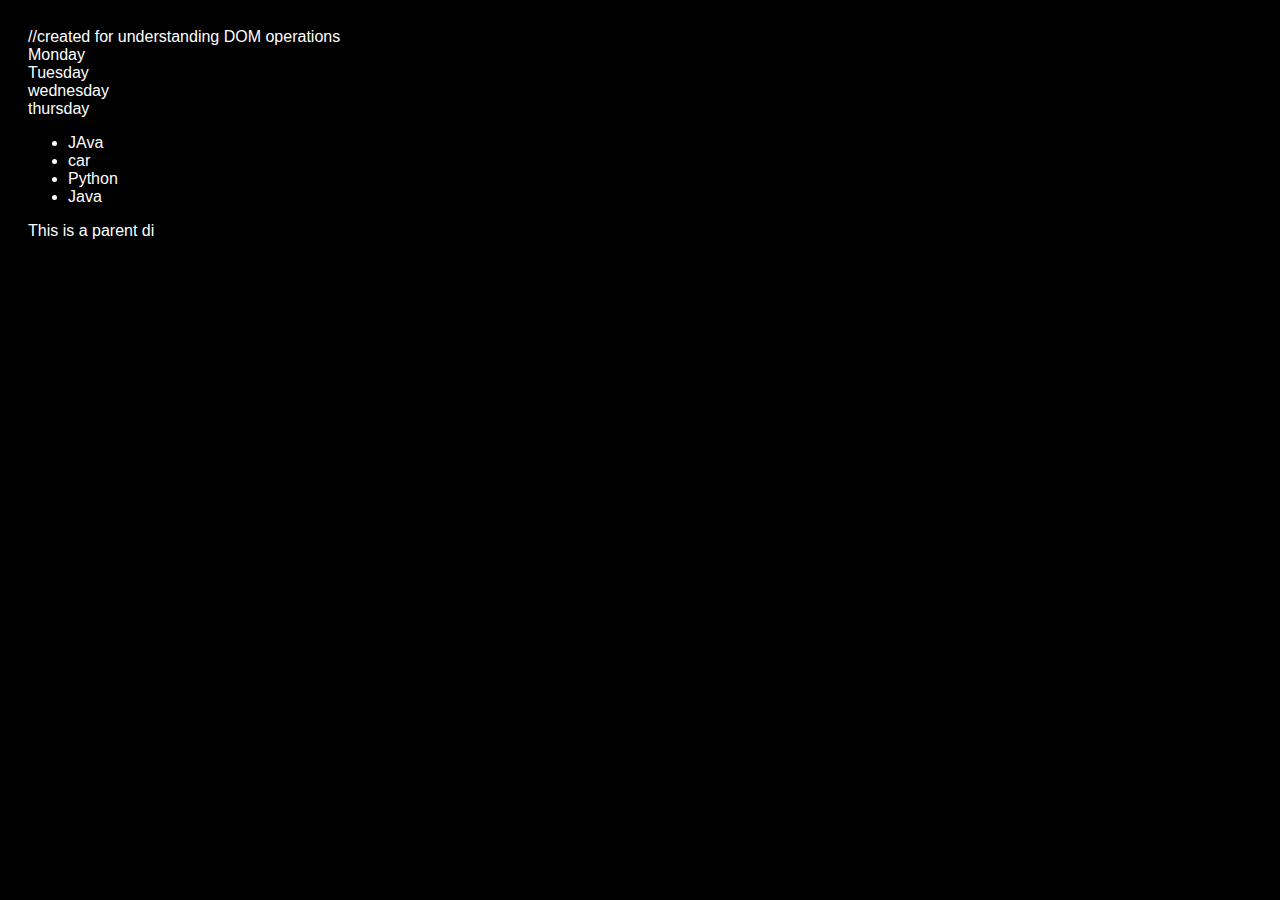
<file: first/h1.html>
//created for understanding DOM operations 

<!DOCTYPE html>
<html lang="en">
<head>
    <meta charset="UTF-8">
    <meta name="viewport" content="width=device-width, initial-scale=1.0">
    <title>Document</title>
    <style>
        body {
            background-color: #f0f0f0;
            font-family: Arial, sans-serif;
        }
        .bg-black {
            background-color: black;
            color: white;
            padding: 20px;
        }
        
    </style>
</head>
<body class ="bg-black">
     <div class="parent">
        
        <div class="day">Monday</div>
        <div class="day">Tuesday</div>
        <div class="day">wednesday</div>
        <div class="day">thursday</div>

    </div>
    <ul class="language">
        <li>adbcs</li>
    </ul>
</body>
<script>
     function addlanguage(lang)
     {
        const li= document.createElement('li');
        li.innerHTML=`${lang}`
        document.querySelector('.language').appendChild(li);
     }
     addlanguage('JavaScript');
    addoption("Python");
    addoption("Java");

     function addoption(lang)
     {
        const li=document.createElement('li');
        li.appendChild(document.createTextNode(lang));
        document.querySelector('.language').appendChild(li);
     }
     

    const c= document.querySelector("li:nth-child(2)")
    //c.innerHTML="C++";
    const n=document.createElement('li');
    n.textContent="car";
    c.replaceWith(n);

    const first=document.querySelector('.language li:first-child');
    first.outerHTML='<li>JAva</li>';
    
    const div=document.createElement('div');
    console.log(div);
    div.className='parent';
    const t = document.createTextNode('This is a parent di');
    div.appendChild(t);
    document.body.appendChild(div);
    
    const days = document.querySelectorAll('.day');
    days.forEach(day => {
        day.addEventListener('click', () => {
            alert(`You clicked on ${day.textContent}`);
            day.style.backgroundColor='blue';
            day.style.color='white';
        });
    });
</script>
</html>
</file>
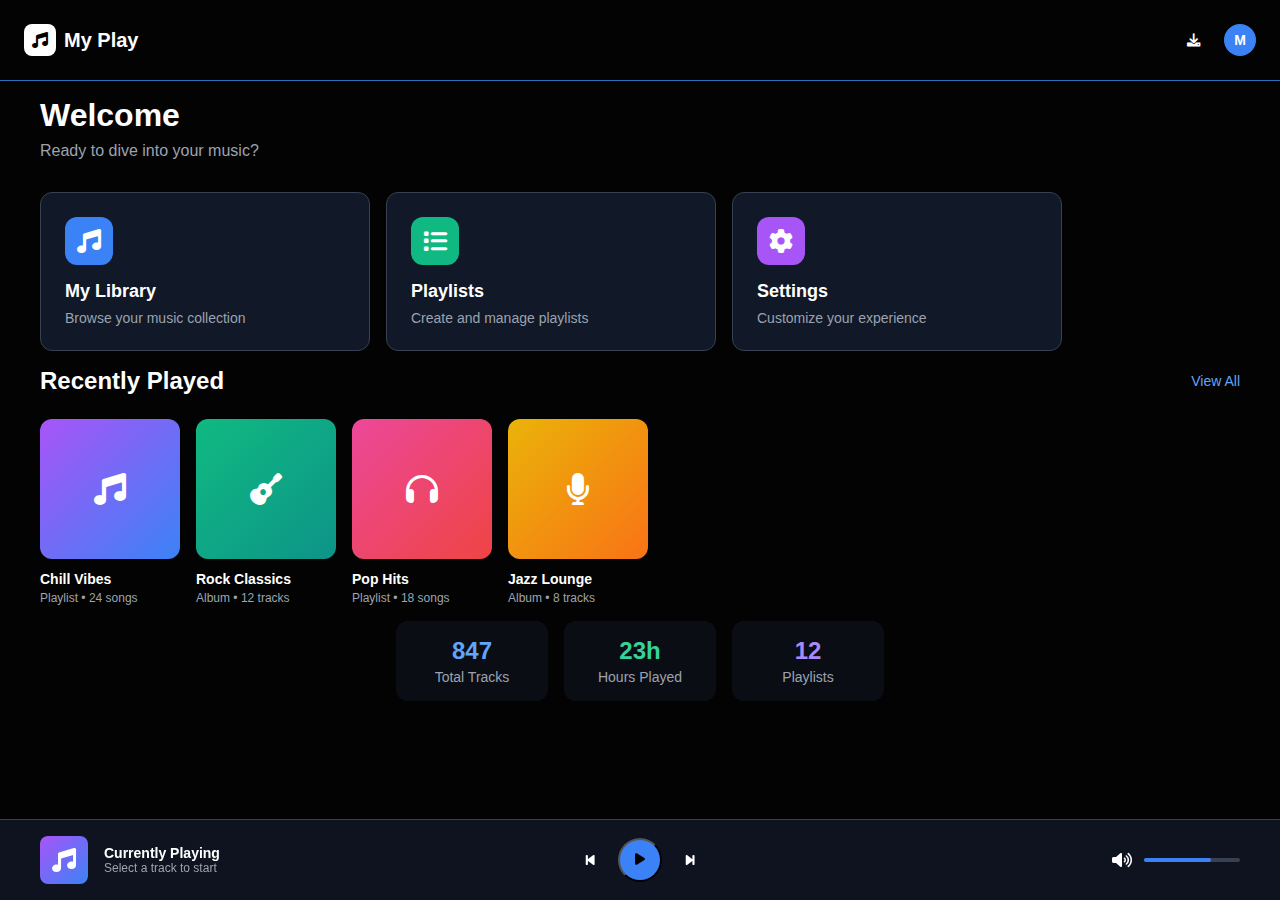
<file: FP/play.html>
<!DOCTYPE html>
<html lang="en">
<head>
    <meta charset="UTF-8">
    <meta name="viewport" content="width=device-width, initial-scale=1.0">
    <link rel="stylesheet" href="play.css">
     <link href="https://cdnjs.cloudflare.com/ajax/libs/font-awesome/6.0.0/css/all.min.css" rel="stylesheet">
    <title>Document</title>
</head>
<style>

    
</style>
<body>
    <header class ="header">
        <div class="logo">
            <div class="logo-icon">
                <i class="fas fa-music"></i>
            </div>
            <h1 class ="logo-text">My Play</h1>
        </div>
        <div class ="header-actions">
            <button class="header-btn">
                <i class ="fas fa-download"></i>
            </button>
            <div class ="user-avatar">M</div>
        </div>
    </header>

   <main class ="main-content">
        <section class ="welcome-section">
            <h2 class ="welcome-title">Welcome </h2>
            <p class ="welcome-subtitle">Ready to dive into your music?</p>
        </section>
 
        <section class ="scrollable-section">
            <div class="action-card blue" data-action="library">
                <div class="action-icon blue">
                    <i class="fas fa-music"></i>
                </div>
                <h3 class="action-title">My Library</h3>
                <p class="action-subtitle">Browse your music collection</p>
            </div>

            <div class="action-card green" data-action="playlists">
                <div class="action-icon green">
                    <i class="fas fa-list"></i>
                </div>
                <h3 class="action-title">Playlists</h3>
                <p class="action-subtitle">Create and manage playlists</p>
            </div>
            
            <div class="action-card purple" data-action="settings">
                <div class="action-icon purple">
                    <i class="fas fa-cog"></i>
                </div>
                <h3 class="action-title">Settings</h3>
                <p class="action-subtitle">Customize your experience</p>
            </div>
        </section>
        
        <section >
             <div class="section-header">
                <h2 class="section-title">Recently Played</h2>
                <a href="#" class="view-all-btn">View All</a>
            </div>

            <div class="scrollable-section">
                <div class="music-card" data-track="chill-vibes">
                    <div class="music-card-image gradient-1">
                        <i class="fas fa-music"></i>
                    </div>
                    <h3 class="music-card-title">Chill Vibes</h3>
                    <p class="music-card-info">Playlist • 24 songs</p>
                </div>
                <div class="music-card" data-track="rock-classics">
                    <div class="music-card-image gradient-2">
                        <i class="fas fa-guitar"></i>
                    </div>
                    <h3 class="music-card-title">Rock Classics</h3>
                    <p class="music-card-info">Album • 12 tracks</p>
                </div>

                <div class="music-card" data-track="pop-hits">
                    <div class="music-card-image gradient-3">
                        <i class="fas fa-headphones"></i>
                    </div>
                    <h3 class="music-card-title">Pop Hits</h3>
                    <p class="music-card-info">Playlist • 18 songs</p>
                </div>

                <div class="music-card" data-track="jazz-lounge">
                    <div class="music-card-image gradient-4">
                        <i class="fas fa-microphone"></i>
                    </div>
                    <h3 class="music-card-title">Jazz Lounge</h3>
                    <p class="music-card-info">Album • 8 tracks</p>
                </div>
            </div>
        </section>

         <section class="scrollable-section1">
            <div class="stat-card">
                <div class="stat-value blue">847</div>
                <div class="stat-label">Total Tracks</div>
            </div>
            <div class="stat-card">
                <div class="stat-value green">23h</div>
                <div class="stat-label">Hours Played</div>
            </div>
            <div class="stat-card">
                <div class="stat-value purple">12</div>
                <div class="stat-label">Playlists</div>
            </div>
        </section>
   </main>
     <div class="bottom-player">
        <div class="player-content">
            <div class="current-track">
                <div class="track-image">
                    <i class="fas fa-music"></i>
                </div>
                <div class="track-info">
                    <div class="track-info-title">Currently Playing</div>
                    <div class="track-info-subtitle" id="current-track-name">Select a track to start</div>
                </div>
            </div>

            <div class="player-controls">
                <button class="control-btn" id="prev-btn">
                    <i class="fas fa-step-backward"></i>
                </button>
                <button class="play-btn" id="play-btn">
                    <i class="fas fa-play" id="play-icon"></i>
                </button>
                <button class="control-btn" id="next-btn">
                    <i class="fas fa-step-forward"></i>
                </button>
            </div>

            <div class="volume-control">
                <i class="fas fa-volume-up"></i>
                <div class="volume-bar" id="volume-bar">
                    <div class="volume-progress" id="volume-progress"></div>
                </div>
            </div>
        </div>

    </div>
 <script src="play.js"></script>
</body>
</html>
</file>
<file: FP/play.css>
* {
            margin: 0;
            padding: 0;
            box-sizing:  content-box;
            font-family: 'Gill Sans', 'Gill Sans MT', Calibri, 'Trebuchet MS', sans-serif;
        }

        body {
            font-family: -apple-system, BlinkMacSystemFont, 'Segoe UI', Roboto, sans-serif;
            background-color: #040303;
            color: #fff;
            min-height: 100vh;
            overflow-x: hidden;
        }

       
        .header {
            display: flex;
            align-items: center;
            justify-content: space-between;
            padding: 1.5rem;
            border-bottom: 1px solid #2770b5;
        }

        .logo {
            display: flex;
            align-items: center;
            gap: 0.5rem;
        }

        .logo-icon {
            width: 2rem;
            height: 2rem;
            background: #fff;
            border-radius: 0.5rem;
            display: flex;
            align-items: center;
            justify-content: center;
            color: #000;
        }

        .logo-text {
            font-size: 1.25rem;
            font-weight: bold;
        }

        .header-actions {
            display: flex;
            align-items: center;
            gap: 1rem;
        }

        .header-btn {
            padding: 0.5rem;
            background: none;
            border: none;
            color: #fff;
            border-radius: 50%;
            cursor: pointer;
            transition: background-color 0.3s;
        }

        .header-btn:hover {
            background-color: #374151;
        }

        .user-avatar {
            width: 2rem;
            height: 2rem;
            background: #3b82f6;
            border-radius: 50%;
            display: flex;
            align-items: center;
            justify-content: center;
            font-weight: bold;
            font-size: 0.875rem;
        }

        /* Main Content */
        .main-content {
            padding: 1rem;
            padding-bottom: 6rem;
            max-width: 1200px;
            margin: 0 auto;
            
        }

        .welcome-section {
            margin-bottom: 2rem;
        }

        .welcome-title {
            font-size: 2rem;
            font-weight: bold;
            margin-bottom: 0.5rem;
        }

        .welcome-subtitle {
            color: #9ca3af;
        }

        /* Scrollable Sections */
        .scrollable-section {
            display: flex;
            gap: 1rem;
            overflow-x: auto;
            padding-bottom: 1rem;
            /* margin-bottom: 2rem; */
        }

        .scrollable-section::-webkit-scrollbar {
            display: none;
        }

        .scrollable-section {
            -ms-overflow-style: none;
            scrollbar-width: none;
        }

        /* Action Cards */
        .action-card {
            background: #111827;
            border: 1px solid #374151;
            border-radius: 0.75rem;
            padding: 1.5rem;
            min-width: 280px;
            flex-shrink: 0;
            cursor: pointer;
            transition: all 0.3s ease;
        }

        .action-card:hover {
            background: #374151;
            transform: scale(1.05);
            box-shadow: 0 20px 25px -5px rgba(0, 0, 0, 0.1), 0 10px 10px -5px rgba(0, 0, 0, 0.04);
        }

        .action-card.blue:hover {
            box-shadow: 0 20px 25px -5px rgba(59, 130, 246, 0.2);
        }

        .action-card.green:hover {
            box-shadow: 0 20px 25px -5px rgba(34, 197, 94, 0.2);
        }

        .action-card.purple:hover {
            box-shadow: 0 20px 25px -5px rgba(168, 85, 247, 0.2);
        }

        .action-icon {
            width: 3rem;
            height: 3rem;
            border-radius: 0.75rem;
            display: flex;
            align-items: center;
            justify-content: center;
            margin-bottom: 1rem;
            font-size: 1.5rem;
            transition: transform 0.3s ease;
        }

        .action-card:hover .action-icon {
            transform: scale(1.1);
        }

        .action-icon.blue {
            background: #3b82f6;
        }

        .action-icon.green {
            background: #10b981;
        }

        .action-icon.purple {
            background: #a855f7;
        }

        .action-title {
            font-size: 1.125rem;
            font-weight: 600;
            margin-bottom: 0.5rem;
        }

        .action-subtitle {
            color: #9ca3af;
            font-size: 0.875rem;
        }

        .section-header {
            display: flex;
            align-items: center;
            justify-content: space-between;
            margin-bottom: 1.5rem;
        }

        .section-title {
            font-size: 1.5rem;
            font-weight: bold;
        }

        .view-all-btn {
            color: #60a5fa;
            text-decoration: none;
            font-size: 0.875rem;
            transition: color 0.3s;
        }

        .view-all-btn:hover {
            color: #93c5fd;
        }

        /* Recently Played Cards */
        .music-card {
            min-width: 140px;
            flex-shrink: 0;
            cursor: pointer;
            transition: all 0.3s ease;
        }

        .music-card:hover {
            transform: scale(1.05);
        }

        .music-card-image {
            aspect-ratio: 1;
            border-radius: 0.75rem;
            display: flex;
            align-items: center;
            justify-content: center;
            margin-bottom: 0.75rem;
            font-size: 2rem;
            color: #fff;
            transition: all 0.3s ease;
        }

        .music-card:hover .music-card-image {
            box-shadow: 0 20px 25px -5px rgba(255, 255, 255, 0.2);
        }

        .music-card-image.gradient-1 {
            background: linear-gradient(135deg, #a855f7, #3b82f6);
        }

        .music-card-image.gradient-2 {
            background: linear-gradient(135deg, #10b981, #0d9488);
        }

        .music-card-image.gradient-3 {
            background: linear-gradient(135deg, #ec4899, #ef4444);
        }

        .music-card-image.gradient-4 {
            background: linear-gradient(135deg, #eab308, #f97316);
        }

        .music-card-title {
            font-size: 0.875rem;
            font-weight: 600;
            margin-bottom: 0.25rem;
        }

        .music-card-info {
            color: #9ca3af;
            font-size: 0.75rem;
        }
    .scrollable-section1 {
     display: flex;
    justify-content: center;
    gap: 1rem;
    margin-bottom: 2rem;
    flex-wrap: wrap;
    width: 100%;   }

        /* Stats Cards */
        .stat-card {
            text-align: center;
            min-width: 120px;
            flex-shrink: 0;
            background: rgba(17, 24, 39, 0.5);
            border-radius: 0.75rem;
            padding: 1rem;
            cursor: pointer;
            transition: all 0.3s ease;
        }

        .stat-card:hover {
            background: #111827;
            transform: scale(1.05);
        }

        .stat-value {
            font-size: 1.5rem;
            font-weight: bold;
            margin-bottom: 0.25rem;
        }

        .stat-value.blue {
            color: #60a5fa;
        }

        .stat-value.green {
            color: #34d399;
        }

        .stat-value.purple {
            color: #a78bfa;
        }

        .stat-label {
            color: #9ca3af;
            font-size: 0.875rem;
        }


        /* Bottom Player */
        .bottom-player {
            position: fixed;
            bottom: 0;
            left: 0;
            right: 0;
            background: rgba(17, 24, 39, 0.8);
            backdrop-filter: blur(12px);
            border-top: 1px solid #374151;
            padding: 1rem;
        }

        .player-content {
            display: flex;
            align-items: center;
            justify-content: space-between;
            max-width: 1200px;
            margin: 0 auto;
        }

        .current-track {
            display: flex;
            align-items: center;
            gap: 1rem;
            flex: 1;
        }

        .track-image {
            width: 3rem;
            height: 3rem;
            background: linear-gradient(135deg, #a855f7, #3b82f6);
            border-radius: 0.5rem;
            display: flex;
            align-items: center;
            justify-content: center;
            font-size: 1.5rem;
        }

        .track-info-title {
            font-size: 0.875rem;
            font-weight: 600;
        }

        .track-info-subtitle {
            color: #9ca3af;
            font-size: 0.75rem;
        }

        /* Player Controls */
        .player-controls {
            display: flex;
            align-items: center;
            gap: 1rem;
        }

        .control-btn {
            padding: 0.5rem;
            background: none;
            border: none;
            color: #fff;
            border-radius: 50%;
            cursor: pointer;
            transition: background-color 0.3s;
        }

        .control-btn:hover {
            background-color: #374151;
        }

        .play-btn {
            width: 2.5rem;
            height: 2.5rem;
            background: #3b82f6;
            border-radius: 50%;
            display: flex;
            align-items: center;
            justify-content: center;
            cursor: pointer;
            transition: background-color 0.3s;
        }

        .play-btn:hover {
            background: #2563eb;
        }

        /* Volume Control */
        .volume-control {
            display: flex;
            align-items: center;
            gap: 0.75rem;
            flex: 1;
            justify-content: flex-end;
        }

        .volume-bar {
            width: 6rem;
            height: 0.25rem;
            background: #374151;
            border-radius: 0.125rem;
            position: relative;
            cursor: pointer;
        }

        .volume-progress {
            height: 100%;
            background: #3b82f6;
            border-radius: 0.125rem;
            width: 70%;
            transition: width 0.3s;
        }

        
        /* Responsive Design */
        @media (max-width: 768px) {
            .header {
                padding: 1rem;
            }

            .main-content {
                padding: 1rem;
                padding-bottom: 6rem;
            }

            .welcome-title {
                font-size: 1.5rem;
            }

            .action-card {
                min-width: 250px;
            }

            .player-content {
                flex-direction: column;
                gap: 1rem;
            }

            .volume-control {
                justify-content: center;
            }
        }

        @media (max-width: 480px) {
            .current-track {
                flex-direction: column;
                text-align: center;
            }

            .player-controls {
                order: -1;
            }
        }
</file>
